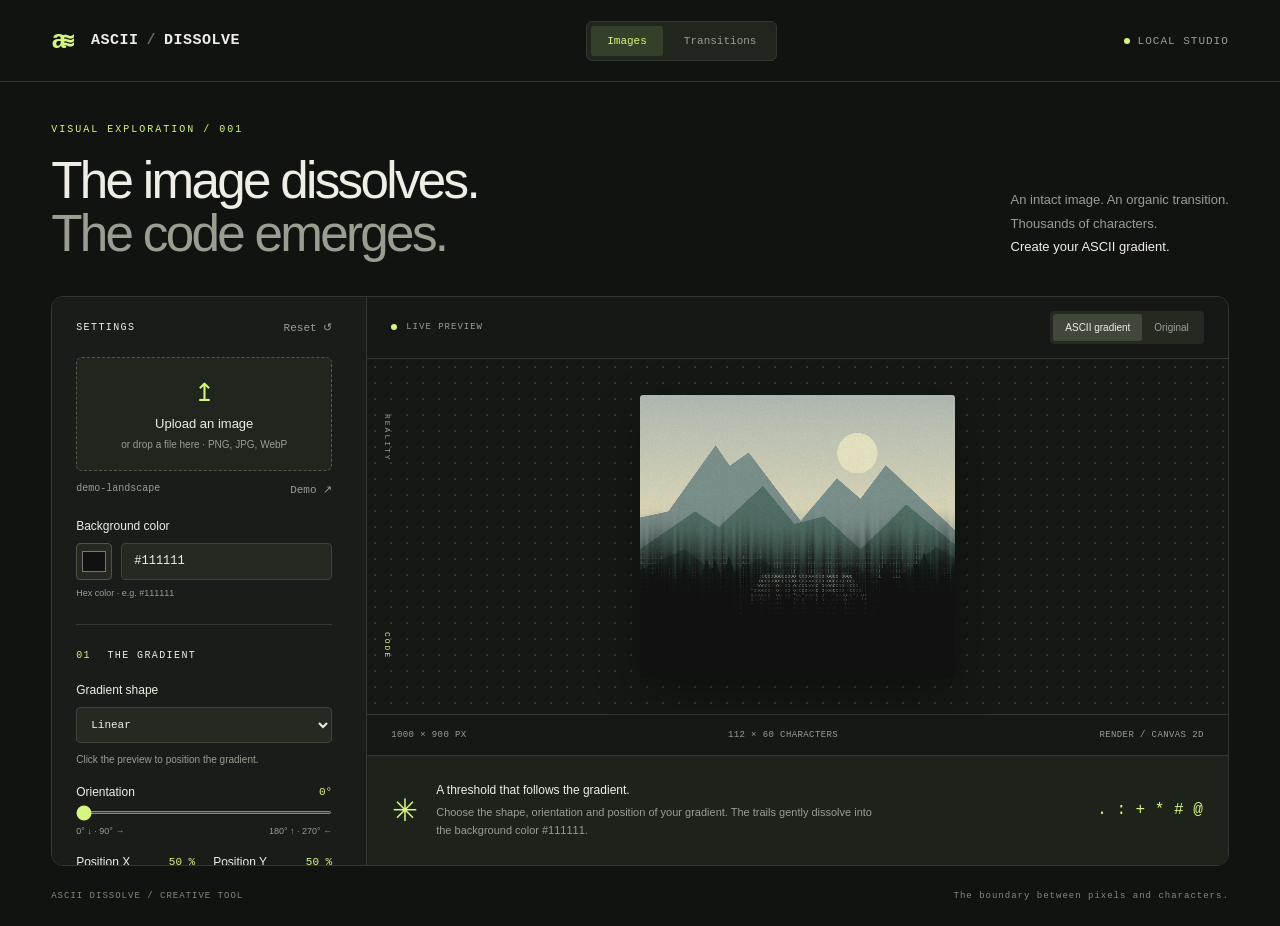
<file: index.html>
<!doctype html>
<html lang="en">
<head><meta charset="utf-8"><meta name="viewport" content="width=device-width,initial-scale=1"><title>ASCII Dissolve — from image to character</title><meta name="description" content="Transform your images with a progressive ASCII gradient, an adjustable threshold and a Matrix effect. Export PNG files locally."><link rel="stylesheet" href="style.css?v=12"></head>
<body>
<header><a class="brand" href="./"><span class="mark">a<span>≋</span></span> ASCII<span class="muted">/</span>DISSOLVE</a><nav class="studio-nav" aria-label="Tools"><a href="./" aria-current="page">Images</a><a href="./transition/">Transitions</a></nav><span class="status"><i></i> LOCAL STUDIO</span></header>
<main>
<section class="intro"><div><p class="eyebrow">VISUAL EXPLORATION / 001</p><h1>The image dissolves.<br><span>The code emerges.</span></h1></div><p class="intro-note">An intact image. An organic transition.<br>Thousands of characters.<br><span>Create your ASCII gradient.</span></p></section>
<div class="workspace">
<aside>
<div class="panel-head"><span>SETTINGS</span><button id="reset" class="text-btn">Reset ↺</button></div>
<label class="upload" id="drop"><input id="file" type="file" accept="image/*"><span class="upload-icon">↥</span><strong>Upload an image</strong><small>or drop a file here · PNG, JPG, WebP</small></label>
<div class="file-row"><span id="filename">demo-landscape</span><button id="demo" class="text-btn">Demo ↗</button></div>
<div class="background-control"><label class="select-label" for="backgroundHex">Background color</label><div class="color-fields"><input id="backgroundPicker" type="color" value="#111111" aria-label="Choose the background color"><input id="backgroundHex" type="text" value="#111111" maxlength="7" spellcheck="false" autocomplete="off" aria-describedby="backgroundHelp"></div><small id="backgroundHelp">Hex color · e.g. #111111</small></div>
<div class="section-label"><span>01</span> THE GRADIENT</div>
<label class="select-label" for="shape">Gradient shape</label><select id="shape"><option value="linear">Linear</option><option value="diagonal">Diagonal</option><option value="radial">Radial / elliptical</option><option value="wave">Wave</option></select>
<p class="shape-hint">Click the preview to position the gradient.</p>
<div class="control" id="angleControl"><label for="angle">Orientation <output id="angleOut"></output></label><input id="angle" type="range" min="0" max="360" value="0"><div class="range-notes"><span>0° ↓ · 90° →</span><span>180° ↑ · 270° ←</span></div></div>
<div class="position-controls"><div class="control"><label for="posX">Position X <output id="posXOut"></output></label><input id="posX" type="range" min="0" max="100" value="50"></div><div class="control"><label for="posY">Position Y <output id="posYOut"></output></label><input id="posY" type="range" min="0" max="100" value="50"></div></div>
<div class="control" id="radiusControl" hidden><label for="radius">Radius <output id="radiusOut"></output></label><input id="radius" type="range" min="25" max="200" value="100"></div>
<div class="control" id="flattenControl" hidden><label for="flatten">Flattening <output id="flattenOut"></output></label><input id="flatten" type="range" min="-80" max="80" step="5" value="0"><div class="range-notes"><span>Vertical ellipse</span><span>Circle at center</span><span>Horizontal</span></div></div>
<div id="waveControls" hidden><div class="control"><label for="amplitude">Wave amplitude <output id="amplitudeOut"></output></label><input id="amplitude" type="range" min="0" max="40" value="15"></div><div class="control"><label for="frequency">Wave count <output id="frequencyOut"></output></label><input id="frequency" type="range" min="1" max="6" value="2"></div></div>
<label class="switch-row" for="invert"><span>Reverse gradient<small>Swap the intact image and dissolve effect</small></span><input type="checkbox" id="invert" role="switch"></label>
<div class="control"><label for="start">Transformation start <output id="startOut"></output></label><input id="start" type="range" min="0" max="90" value="22"><div class="range-notes"><span>Gradient start</span><span>End</span></div></div>
<div class="control"><label for="end">Fade to background color <output id="endOut"></output></label><input id="end" type="range" min="1" max="100" value="92"></div>
<div class="control"><label for="curve">Threshold curve <output id="curveOut"></output></label><input id="curve" type="range" min="30" max="300" value="110"><div class="range-notes"><span>Quick reveal</span><span>Gradual</span></div></div>
<div class="threshold"><div><span>THRESHOLD / DISTANCE</span><span>0 → 100 %</span></div><canvas id="graph" width="280" height="60" aria-label="Gradual threshold curve"></canvas></div>
<div class="section-label"><span>02</span> THE ASCII TEXTURE</div>
<div class="control"><label for="intensity">Character intensity <output id="intensityOut"></output></label><input id="intensity" type="range" min="0" max="300" step="5" value="100"><div class="range-notes"><span>Subtle</span><span>Bold</span></div></div>
<div class="control"><label for="size">Character size <output id="sizeOut"></output></label><input id="size" type="range" min="5" max="22" value="9"></div>
<div class="control"><label for="noise">Vertical trails <output id="noiseOut"></output></label><input id="noise" type="range" min="0" max="100" value="55"></div>
<div class="control"><label for="cuts">Trail breaks <output id="cutsOut"></output></label><input id="cuts" type="range" min="0" max="100" value="35"></div>
<label class="select-label" for="palette">Character palette</label><select id="palette"><option value="classic">Classic · . : + * # @</option><option value="code">Code · 01 / &lt; &gt; { }</option><option value="dense">Dense · ░ ▒ ▓ █</option><option value="katakana">Katakana · ｱ ｲ ｳ ｴ ｵ</option></select>
<div class="modes" role="group" aria-label="ASCII color"><button data-mode="original" class="active" aria-pressed="true">Colors</button><button data-mode="white" aria-pressed="false">White</button><button data-mode="matrix" aria-pressed="false"><i></i> Matrix</button></div>
<div class="background-control" id="characterColorControl" hidden><label class="select-label" for="characterHex">ASCII character color</label><div class="color-fields"><input id="characterPicker" type="color" value="#ffffff" aria-label="Choose the ASCII character color"><input id="characterHex" type="text" value="#ffffff" maxlength="7" spellcheck="false" autocomplete="off" aria-describedby="characterHelp"></div><small id="characterHelp">White mode color.</small></div>
<label class="switch-row" for="animate"><span>Animate characters<small>A subtle digital flicker</small></span><input type="checkbox" id="animate" role="switch"></label>
<div class="section-label"><span>03</span> EXPORT</div>
<div class="control"><label for="loopDuration">Loop duration <output id="loopDurationOut">4 s</output></label><input id="loopDuration" type="range" min="2" max="12" step="1" value="4"><div class="range-notes"><span>2 seconds</span><span>12 seconds</span></div></div>
<button id="exportVideo" class="export video-export">Export MP4 loop <span>↗</span></button><p class="video-hint">Animation included · 24 fps · up to 1280 px · no audio.<br>Seamless loop; enable repeat playback in your player.</p>
<div id="videoProgress" hidden><progress id="videoProgressBar" max="100" value="0" aria-label="MP4 export progress"></progress><p id="videoStatus" role="status" aria-live="polite"></p><button id="cancelVideo" class="text-btn">Cancel export</button></div>
<button id="export" class="export">Export PNG <span>↗</span></button><button id="textExport" class="text-export">Download ASCII text (.txt)</button>
<p class="privacy">Your images stay in your browser.</p>
</aside>
<section class="preview-panel"><div class="preview-toolbar"><div><i></i> LIVE PREVIEW</div><div class="view-toggle"><button id="effectView" class="active" aria-pressed="true">ASCII gradient</button><button id="sourceView" aria-pressed="false">Original</button></div></div><div class="canvas-space" id="canvasSpace"><canvas id="result" aria-label="Preview of the image transformed into ASCII"></canvas><span class="vertical-label">REALITY</span><span class="vertical-label bottom">CODE</span></div><div class="preview-footer"><span id="dimensions"></span><span id="cellCount"></span><span>RENDER / CANVAS 2D</span></div><div class="explanation"><span class="asterisk">✳</span><div><strong>A threshold that follows the gradient.</strong><p>Choose the shape, orientation and position of your gradient. The trails gently dissolve into the background color <span id="backgroundCode">#111111</span>.</p></div><span class="sample">. : + * # @</span></div></section>
</div><div id="toast" role="status" aria-live="polite"></div>
<footer><span>ASCII DISSOLVE / CREATIVE TOOL</span><span>The boundary between pixels and characters.</span></footer>
</main><script src="vendor/mp4-muxer.js"></script><script src="app.js?v=11"></script></body></html>
</file>
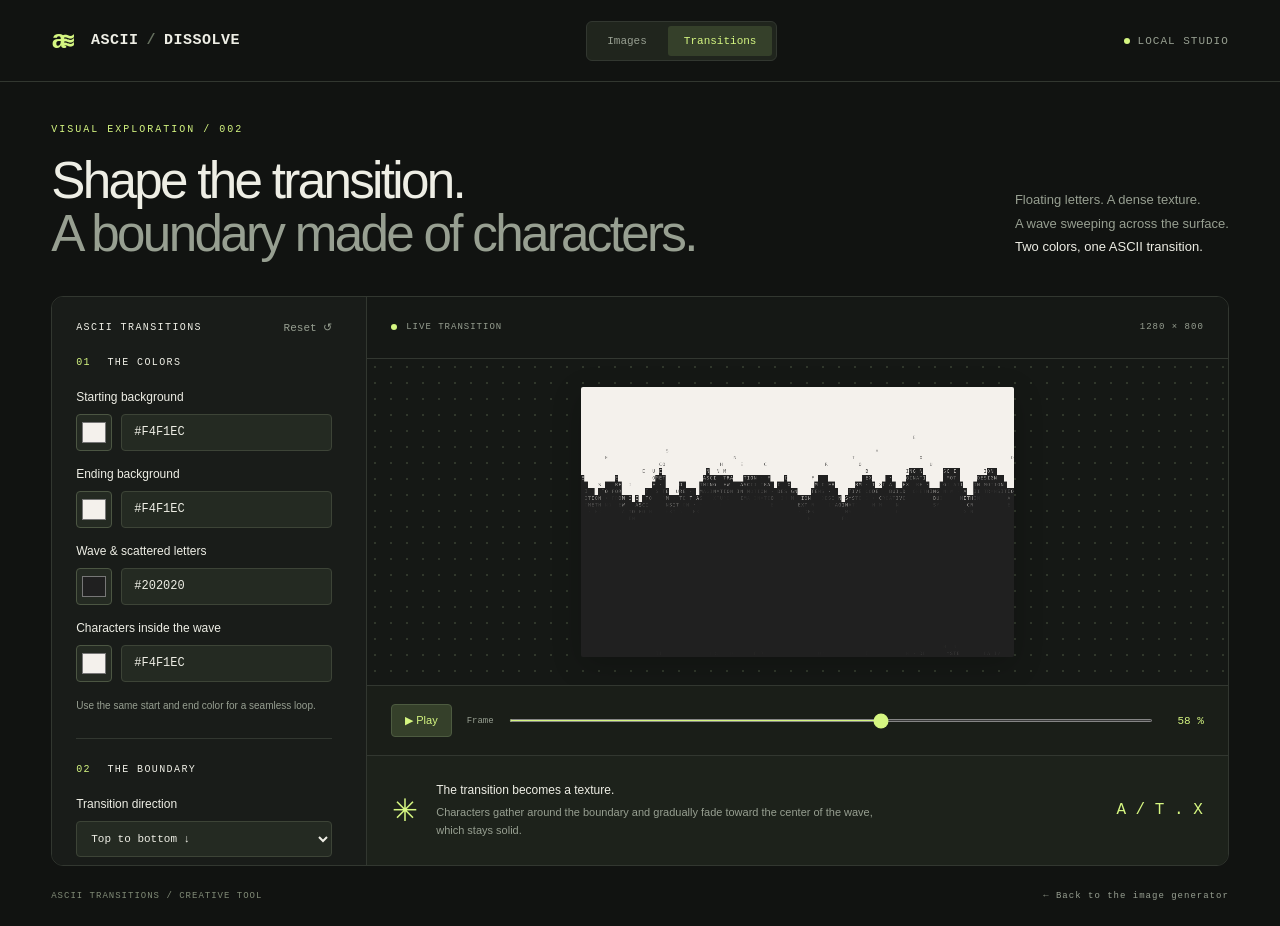
<file: transition/index.html>
<!doctype html>
<html lang="en"><head><meta charset="utf-8"><meta name="viewport" content="width=device-width,initial-scale=1"><title>ASCII Transitions — shape the transition</title><meta name="description" content="Create ASCII typography transitions with a blocky boundary, scattered characters and custom colors. Export PNG and MP4."><link rel="stylesheet" href="../style.css?v=12"><link rel="stylesheet" href="transition.css?v=1"></head>
<body><header><a class="brand" href="../"><span class="mark">a<span>≋</span></span> ASCII<span class="muted">/</span>DISSOLVE</a><nav class="studio-nav" aria-label="Tools"><a href="../">Images</a><a href="./" aria-current="page">Transitions</a></nav><span class="status"><i></i> LOCAL STUDIO</span></header>
<main><section class="intro"><div><p class="eyebrow">VISUAL EXPLORATION / 002</p><h1>Shape the transition.<br><span>A boundary made of characters.</span></h1></div><p class="intro-note">Floating letters. A dense texture.<br>A wave sweeping across the surface.<br><span>Two colors, one ASCII transition.</span></p></section>
<div class="workspace"><aside id="controls"><div class="panel-head"><span>ASCII TRANSITIONS</span><button id="reset" class="text-btn">Reset ↺</button></div>
<div class="section-label first-section"><span>01</span> THE COLORS</div>
<div class="color-setting"><label class="select-label" for="fromHex">Starting background</label><div class="color-fields"><input type="color" id="fromPicker" value="#f4f1ec" aria-label="Choose the starting background"><input type="text" id="fromHex" value="#F4F1EC" maxlength="7" spellcheck="false" aria-describedby="colorHelp"></div></div>
<div class="color-setting"><label class="select-label" for="toHex">Ending background</label><div class="color-fields"><input type="color" id="toPicker" value="#f4f1ec" aria-label="Choose the ending background"><input type="text" id="toHex" value="#F4F1EC" maxlength="7" spellcheck="false" aria-describedby="colorHelp"></div></div>
<div class="color-setting"><label class="select-label" for="waveHex">Wave & scattered letters</label><div class="color-fields"><input type="color" id="wavePicker" value="#202020" aria-label="Choose the wave color"><input type="text" id="waveHex" value="#202020" maxlength="7" spellcheck="false" aria-describedby="colorHelp"></div></div>
<div class="color-setting"><label class="select-label" for="glyphHex">Characters inside the wave</label><div class="color-fields"><input type="color" id="glyphPicker" value="#f4f1ec" aria-label="Choose the character color"><input type="text" id="glyphHex" value="#F4F1EC" maxlength="7" spellcheck="false" aria-describedby="colorHelp"></div></div>
<p id="colorHelp" class="small-help" role="status">Use the same start and end color for a seamless loop.</p>
<div class="section-label"><span>02</span> THE BOUNDARY</div>
<label class="select-label" for="direction">Transition direction</label><select id="direction"><option value="down">Top to bottom ↓</option><option value="up">Bottom to top ↑</option><option value="right">Left to right →</option><option value="left">Right to left ←</option></select>
<label class="select-label spaced" for="shape">Boundary shape</label><select id="shape"><option value="linear">Irregular · like the reference</option><option value="wave">Sine wave</option><option value="arch">Arch</option></select>
<div class="control spaced"><label for="width">Wave width <output id="widthOut"></output></label><input type="range" id="width" min="15" max="110" value="75"></div>
<div class="control"><label for="roughness">Block roughness <output id="roughnessOut"></output></label><input type="range" id="roughness" min="0" max="100" value="55"></div>
<div class="control"><label for="scatter">Scattered letters <output id="scatterOut"></output></label><input type="range" id="scatter" min="0" max="100" value="65"></div>
<div class="section-label"><span>03</span> THE TYPOGRAPHY</div>
<label class="select-label" for="palette">Character palette</label><select id="palette"><option value="text">Text · like the reference</option><option value="classic">ASCII · . : + * # @</option><option value="katakana">Katakana · ｱ ｲ ｳ ｴ ｵ</option><option value="code">Code · 0 1 / &lt; &gt; { }</option></select>
<div id="textControl"><label class="select-label spaced" for="text">Texture text</label><textarea id="text" rows="3" maxlength="800" spellcheck="false">DESIGN SYSTEMS · CREATIVE CODE · BUILD SOMETHING NEW · ASCII TRANSITION · FROM IDEA TO FORM · TEXT AS TEXTURE · IMAGINATION IN MOTION · </textarea></div>
<div class="control spaced"><label for="size">Character size <output id="sizeOut"></output></label><input type="range" id="size" min="8" max="28" value="14"></div>
<div class="control"><label for="density">Texture density <output id="densityOut"></output></label><input type="range" id="density" min="0" max="100" value="85"></div>
<div class="control"><label for="intensity">Character intensity <output id="intensityOut"></output></label><input type="range" id="intensity" min="0" max="300" value="100"></div>
<div class="section-label"><span>04</span> MOTION & EXPORT</div>
<div class="control"><label for="duration">Transition duration <output id="durationOut"></output></label><input type="range" id="duration" min="2" max="12" value="6"></div>
<label class="select-label" for="format">Format</label><select id="format"><option value="landscape">Landscape · 1280 × 800</option><option value="square">Square · 1080 × 1080</option><option value="portrait">Portrait · 900 × 1200</option></select>
<p class="small-help">PNG: the current frame. MP4: the full transition, from the starting background to the ending background.</p>
<button id="exportPng" class="export">Export PNG image <span>↗</span></button><button id="exportMp4" class="export video-export">Export MP4 transition <span>↗</span></button>
<div id="exportProgress" hidden><progress id="progress" value="0" max="100" aria-label="Video export progress"></progress><p id="exportStatus" role="status" aria-live="polite"></p><button id="cancelExport" class="text-btn">Cancel</button></div>
<p class="privacy">Everything is generated in your browser.</p></aside>
<section class="preview-panel"><div class="preview-toolbar"><div><i></i> LIVE TRANSITION</div><span id="formatLabel">1280 × 800</span></div><div class="canvas-space"><canvas id="preview" aria-label="ASCII transition preview"></canvas></div><div class="timeline"><button id="play" aria-label="Play transition">▶ Play</button><label for="phase">Frame</label><input id="phase" type="range" min="0" max="1000" value="580" aria-label="Position in the transition"><output id="phaseOut">58 %</output></div><div class="explanation"><span class="asterisk">✳</span><div><strong>The transition becomes a texture.</strong><p>Characters gather around the boundary and gradually fade toward the center of the wave, which stays solid.</p></div><span class="sample">A / T . X</span></div></section></div>
<footer><span>ASCII TRANSITIONS / CREATIVE TOOL</span><a href="../">← Back to the image generator</a></footer><div id="toast" role="status" aria-live="polite"></div></main><script src="../vendor/mp4-muxer.js"></script><script src="transition.js?v=2"></script></body></html>
</file>
<file: style.css>
@import url('data:text/css,');
:root{color-scheme:dark;--bg:#111311;--panel:#191c19;--line:#323730;--text:#eeeee5;--muted:#979f91;--lime:#d5f681}*{box-sizing:border-box}body{margin:0;background:var(--bg);color:var(--text);font-family:Arial,Helvetica,sans-serif;font-size:14px}button,input,select{font:inherit}button,a,label.upload{ -webkit-tap-highlight-color:transparent}button{cursor:pointer}button:focus-visible,a:focus-visible,input:focus-visible,select:focus-visible{outline:2px solid var(--lime);outline-offset:4px}header{height:82px;border-bottom:1px solid var(--line);display:flex;align-items:center;justify-content:space-between;padding:0 4vw;font-family:monospace;font-size:11px;letter-spacing:1px}.brand{display:flex;align-items:center;gap:8px;font-size:15px;font-weight:bold;letter-spacing:.5px;color:var(--text);text-decoration:none}.mark{font-size:26px;letter-spacing:-6px;color:var(--lime);margin-right:15px}.mark span{font-size:22px}.muted{color:#66705f}.header-note{color:var(--muted)}.status{display:flex;gap:8px;align-items:center;color:var(--muted)}i{display:inline-block;width:6px;height:6px;background:var(--lime);border-radius:50%}main{max-width:1580px;margin:auto;padding:42px 4vw 0}.intro{display:flex;justify-content:space-between;align-items:end;margin-bottom:35px}.eyebrow{font:10px monospace;letter-spacing:2px;color:var(--lime);margin:0 0 19px}h1{font-size:clamp(36px,4vw,57px);font-weight:500;letter-spacing:-2.7px;line-height:1.04;margin:0}h1 span{color:var(--muted)}.intro-note{font-size:13px;line-height:1.8;color:var(--muted);margin-bottom:2px}.intro-note span{color:var(--text)}.workspace{display:grid;grid-template-columns:315px minmax(0,1fr);border:1px solid var(--line);border-radius:12px;overflow:hidden}aside{padding:24px;background:var(--panel);border-right:1px solid var(--line)}.panel-head{display:flex;justify-content:space-between;align-items:center;font:10px monospace;letter-spacing:1.4px;margin-bottom:23px}.text-btn{border:0;background:none;color:var(--muted);font-size:11px;padding:0;letter-spacing:0}.text-btn:hover{color:var(--lime)}.upload{border:1px dashed #4e5845;border-radius:6px;display:flex;flex-direction:column;align-items:center;padding:20px 5px;cursor:pointer;background:#20251e}.upload:hover,.upload.drag{border-color:var(--lime);background:#293121}.upload input{position:absolute;width:1px;height:1px;opacity:0}.upload:focus-within{outline:2px solid var(--lime)}.upload-icon{font-size:25px;color:var(--lime);margin-bottom:9px}.upload strong{font-size:13px;font-weight:400}.upload small{color:var(--muted);font-size:10px;margin-top:8px}.file-row{display:flex;justify-content:space-between;gap:10px;font:10px monospace;color:var(--muted);margin-top:12px}.file-row span{max-width:190px;overflow:hidden;white-space:nowrap;text-overflow:ellipsis}.section-label{font:10px monospace;letter-spacing:1.4px;padding-top:25px;border-top:1px solid var(--line);margin-top:24px;margin-bottom:22px}.section-label span{color:var(--lime);margin-right:9px}.control{margin:0 0 19px}.control label{display:flex;justify-content:space-between;align-items:center;font-size:12px;margin-bottom:11px}output{color:var(--lime);font:11px monospace}input[type=range]{display:block;width:100%;height:3px;margin:12px 0;accent-color:var(--lime);cursor:pointer}.range-notes{display:flex;justify-content:space-between;font-size:9px;color:var(--muted);margin-top:10px}.threshold{padding:12px;background:#11160f;border:1px solid #303a27;border-radius:5px}.threshold>div{display:flex;justify-content:space-between;font:8px monospace;color:var(--muted);letter-spacing:.6px}.threshold canvas{width:100%;height:50px;margin-top:6px}.select-label{display:block;font-size:12px;margin-bottom:10px}select{width:100%;padding:10px;background:#242a22;color:var(--text);border:1px solid #3d4437;border-radius:4px;font:11px monospace}.modes{display:flex;gap:3px;background:#10140f;padding:4px;border-radius:5px;margin-top:17px}.modes button{flex:1;border:0;padding:9px 3px;color:var(--muted);background:none;border-radius:3px;font-size:11px}.modes button.active{background:#35402a;color:var(--lime)}.modes i{width:4px;height:4px}.switch-row{display:flex;justify-content:space-between;align-items:center;margin:22px 0;font-size:12px}.switch-row small{display:block;font-size:9px;color:var(--muted);margin-top:5px}.switch-row input{accent-color:var(--lime);width:18px;height:18px}.export{width:100%;border:0;border-radius:5px;padding:14px 15px;background:var(--lime);color:#1c2710;text-align:left;font-weight:bold;font-size:12px;display:flex;justify-content:space-between}.export:hover{background:#e3ffa4}.text-export{width:100%;background:none;border:0;color:var(--muted);font-size:10px;padding:15px 0 0}.text-export:hover{color:var(--text)}.privacy{text-align:center;font-size:9px;color:#808a77;margin:16px 0 0}.preview-panel{background:#151815;min-width:0;display:flex;flex-direction:column}.preview-toolbar{height:62px;display:flex;justify-content:space-between;align-items:center;border-bottom:1px solid var(--line);padding:0 24px;font:9px monospace;letter-spacing:1px}.preview-toolbar>div:first-child{display:flex;align-items:center;gap:9px;color:var(--muted)}.view-toggle{display:flex;background:#242a22;padding:3px;border-radius:4px}.view-toggle button{padding:8px 12px;border:0;border-radius:3px;background:none;color:var(--muted);font:10px Arial;letter-spacing:0}.view-toggle button.active{background:#404939;color:var(--text)}.canvas-space{flex:1;min-height:560px;display:flex;justify-content:center;align-items:center;position:relative;padding:36px 45px;background-image:radial-gradient(#30372b 1px,transparent 1px);background-size:16px 16px}.canvas-space>canvas{display:block;max-width:100%;max-height:680px;width:auto;height:auto;object-fit:contain;box-shadow:0 15px 45px #0005;border-radius:3px}.vertical-label{position:absolute;left:16px;top:55px;font:8px monospace;letter-spacing:2px;color:var(--muted);writing-mode:vertical-rl}.vertical-label.bottom{top:auto;bottom:55px;color:var(--lime)}.preview-footer{display:flex;justify-content:space-between;padding:15px 24px;border-top:1px solid var(--line);font:9px monospace;color:var(--muted);letter-spacing:.4px}.explanation{display:flex;align-items:center;gap:18px;padding:25px;border-top:1px solid var(--line);background:#1d221b}.asterisk{color:var(--lime);font-size:31px}.explanation strong{font-size:12px;font-weight:400}.explanation p{font-size:11px;color:var(--muted);line-height:1.6;max-width:440px;margin:7px 0 0}.sample{font:16px monospace;white-space:nowrap;color:var(--lime);margin-left:auto}footer{display:flex;justify-content:space-between;padding:25px 0;color:#818b77;font:9px monospace;letter-spacing:1px}#toast{position:fixed;bottom:25px;left:50%;transform:translateX(-50%);background:var(--lime);color:#15220d;padding:13px 20px;border-radius:6px;box-shadow:0 5px 30px #0005;display:none;z-index:4}@media(min-width:1500px){.canvas-space{min-height:700px}}@media(max-width:1000px){main{padding:30px 24px 0}.workspace{grid-template-columns:285px minmax(0,1fr)}aside{padding:20px}.canvas-space{padding:24px;min-height:450px}.vertical-label{display:none}.sample{display:none}.preview-toolbar{padding:0 15px;gap:10px}.preview-footer{font-size:8px;padding:15px}.preview-footer span:last-child{display:none}}@media(max-width:720px){header{height:65px;padding:0 20px}.header-note{display:none}.status{font-size:8px}main{padding:28px 16px 0}.intro{display:block}.intro-note{margin-top:20px}h1{font-size:40px}.workspace{display:flex;flex-direction:column}.preview-panel{order:-1}.canvas-space{min-height:300px;padding:18px;max-height:520px}.canvas-space>canvas{max-height:460px}.explanation{padding:18px}.preview-toolbar{height:55px}.preview-toolbar>div:first-child{font-size:8px;letter-spacing:0}.view-toggle button{padding:7px 8px;font-size:9px}aside{border-right:0;border-top:1px solid var(--line);padding:22px}.upload{padding:16px}.section-label{margin-top:20px}footer{gap:20px;line-height:1.5;font-size:8px}}

[hidden]{display:none!important}.shape-hint{font-size:10px;line-height:1.5;color:var(--muted);margin:9px 0 18px}.position-controls{display:grid;grid-template-columns:1fr 1fr;gap:18px}#result{cursor:crosshair}

@media(min-width:721px){.workspace{height:clamp(520px,calc(100dvh - 330px),1000px);grid-template-rows:minmax(0,1fr)}aside{height:100%;min-height:0;min-width:0;overflow-y:auto;overflow-x:hidden;scrollbar-gutter:stable;scrollbar-width:thin;scrollbar-color:#48533c #191c19;padding-bottom:40px;scroll-padding-block:24px}.preview-panel{min-height:0}.canvas-space{min-height:0;overflow:hidden}.preview-toolbar,.preview-footer,.explanation{flex-shrink:0}.canvas-space>canvas{max-height:100%;max-width:100%;object-fit:contain}}
@media(max-width:720px){aside{height:auto;min-height:0;overflow:visible}.workspace{height:auto}}

.background-control{margin-top:23px}.color-fields{display:flex;gap:9px}.color-fields input[type=color]{width:43px;height:37px;padding:3px;border:1px solid #4c5643;background:#242a22;border-radius:4px;cursor:pointer}.color-fields input[type=text]{width:100%;min-width:0;padding:9px 12px;border:1px solid #3d4437;background:#242a22;color:var(--text);border-radius:4px;font:12px monospace}.color-fields input[aria-invalid=true]{border-color:#efa294}.background-control small{display:block;color:var(--muted);font-size:9px;line-height:1.5;margin-top:7px}

.video-export{background:#35402a;color:var(--lime);border:1px solid #596b42;margin-bottom:9px}.video-export:hover{background:#485a34}.video-hint{font-size:9px;line-height:1.6;color:var(--muted);margin:0 0 18px}#videoProgress{margin:0 0 20px}#videoProgressBar{display:block;width:100%;height:7px;accent-color:var(--lime)}#videoStatus{font-size:10px;line-height:1.6;color:var(--muted)}button:disabled,input:disabled,select:disabled{opacity:.5;cursor:wait}aside[aria-busy=true]{cursor:progress}

.studio-nav{display:flex;gap:5px;padding:4px;background:#20251d;border:1px solid var(--line);border-radius:6px}.studio-nav a{color:var(--muted);text-decoration:none;padding:9px 16px;font:11px monospace;letter-spacing:0}.studio-nav a[aria-current]{background:#35402a;border-radius:3px;color:var(--lime)}@media(max-width:720px){header{gap:10px}.studio-nav a{font-size:9px;padding:7px}.status{display:none}}
</file>
<file: transition/transition.css>
.studio-nav{display:flex;gap:5px;padding:4px;background:#20251d;border:1px solid var(--line);border-radius:6px}.studio-nav a{color:var(--muted);text-decoration:none;padding:9px 16px;font:11px monospace;letter-spacing:0}.studio-nav a[aria-current]{background:#35402a;border-radius:3px;color:var(--lime)}.first-section{padding-top:0;border:0;margin-top:0}.color-setting{margin:0 0 16px}.small-help{font-size:10px;line-height:1.6;color:var(--muted);margin:10px 0 20px}.spaced{margin-top:20px}textarea{resize:vertical;min-height:70px;width:100%;padding:11px;border:1px solid #3d4437;border-radius:4px;background:#242a22;color:var(--text);font:11px/1.6 monospace}#preview{display:block;max-width:100%;max-height:100%;width:auto;height:auto;object-fit:contain;box-shadow:0 8px 30px #0003;border-radius:2px}.canvas-space{padding:28px}.preview-toolbar>span{font:9px monospace;color:var(--muted)}.timeline{display:flex;align-items:center;gap:15px;flex-shrink:0;padding:18px 24px;border-top:1px solid var(--line);background:#1a1e18}.timeline button{padding:9px 13px;border:1px solid #4d5b40;border-radius:4px;background:#35402a;color:var(--lime);font-size:11px;white-space:nowrap}.timeline label{font:9px monospace;color:var(--muted)}.timeline input{flex:1;min-width:25px}.timeline output{min-width:36px;text-align:right}.video-export{margin-top:12px;margin-bottom:14px}#exportProgress progress{width:100%;accent-color:var(--lime)}#exportStatus{font-size:10px;line-height:1.6;color:var(--muted)}footer a{color:var(--muted);text-decoration:none}button:disabled{opacity:.5;cursor:wait}@media(max-width:720px){.status{display:none}header{gap:10px}.brand{font-size:11px}.studio-nav a{font-size:10px;padding:8px}.timeline{padding:12px;gap:9px}.timeline label{display:none}.canvas-space{min-height:280px;padding:15px}.canvas-space>canvas{max-height:430px}.intro h1{font-size:34px}.color-setting{margin-bottom:18px}footer{gap:20px}}
</file>
